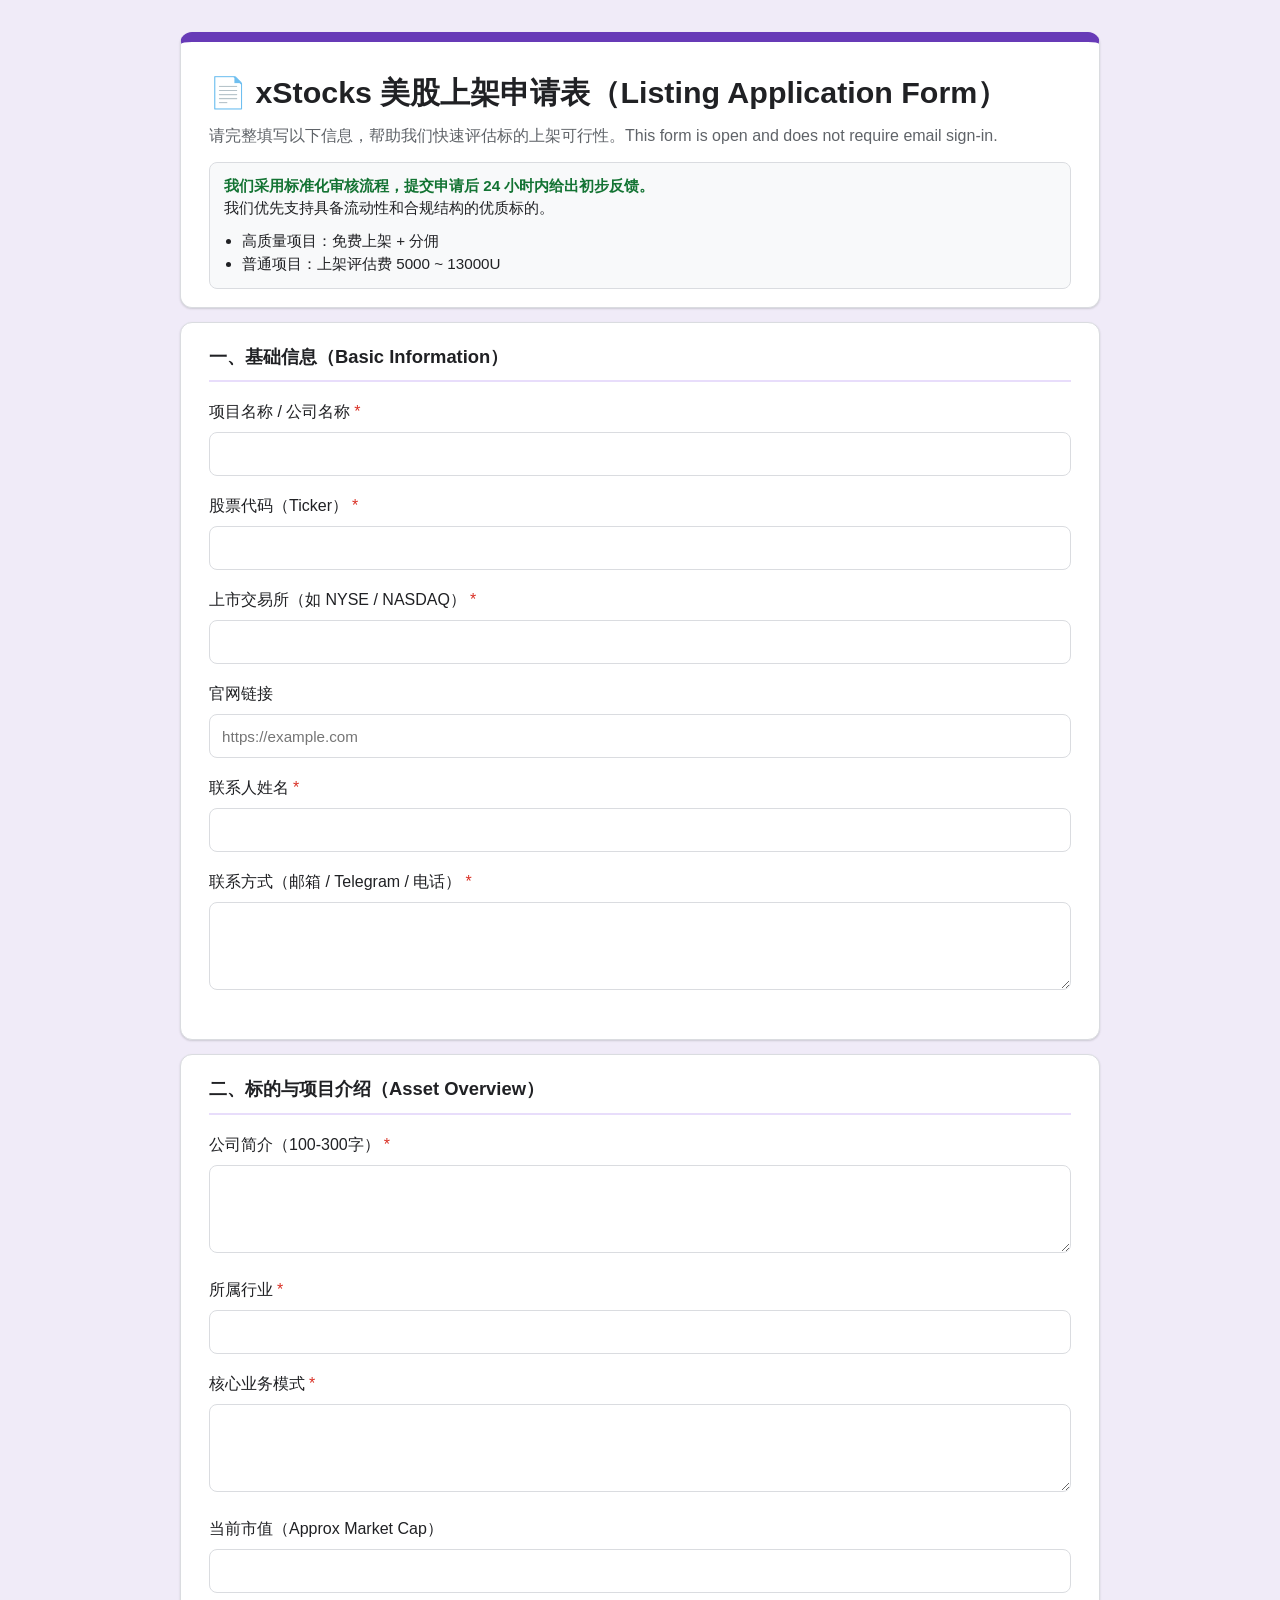
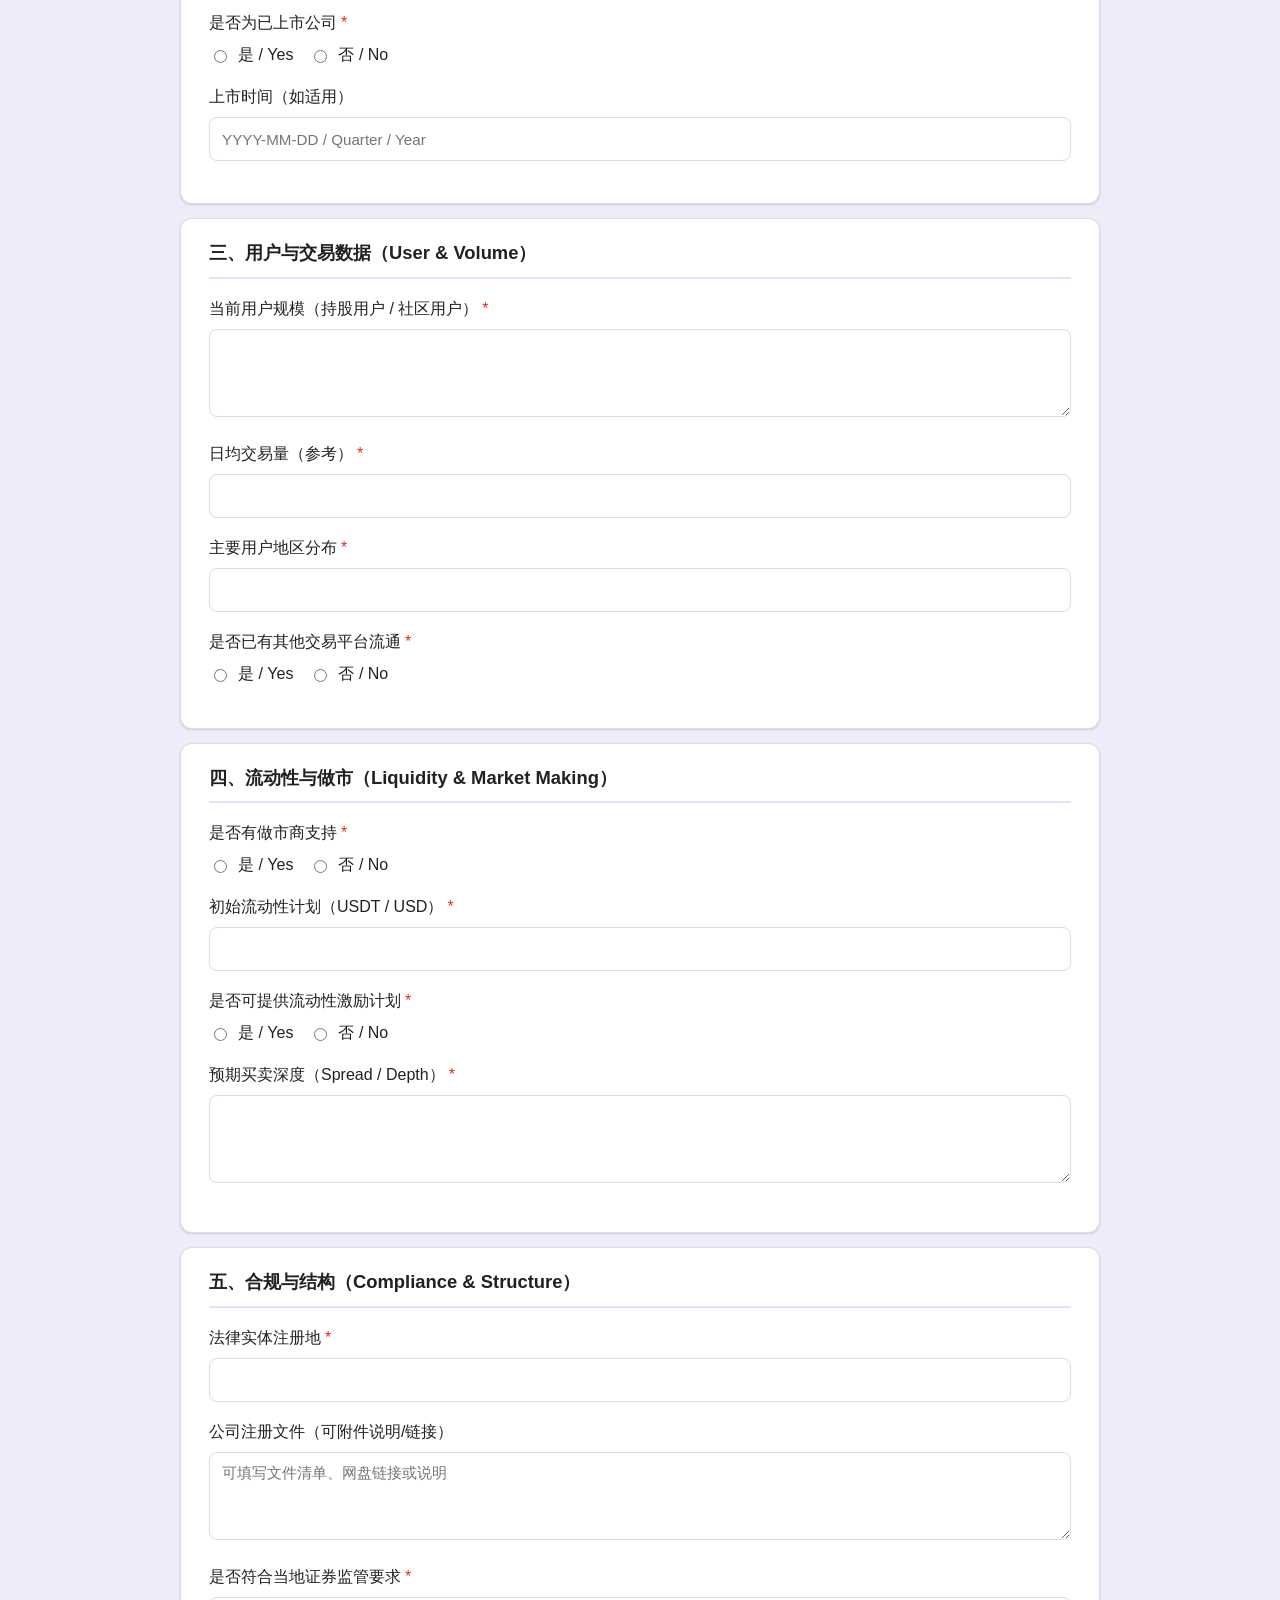
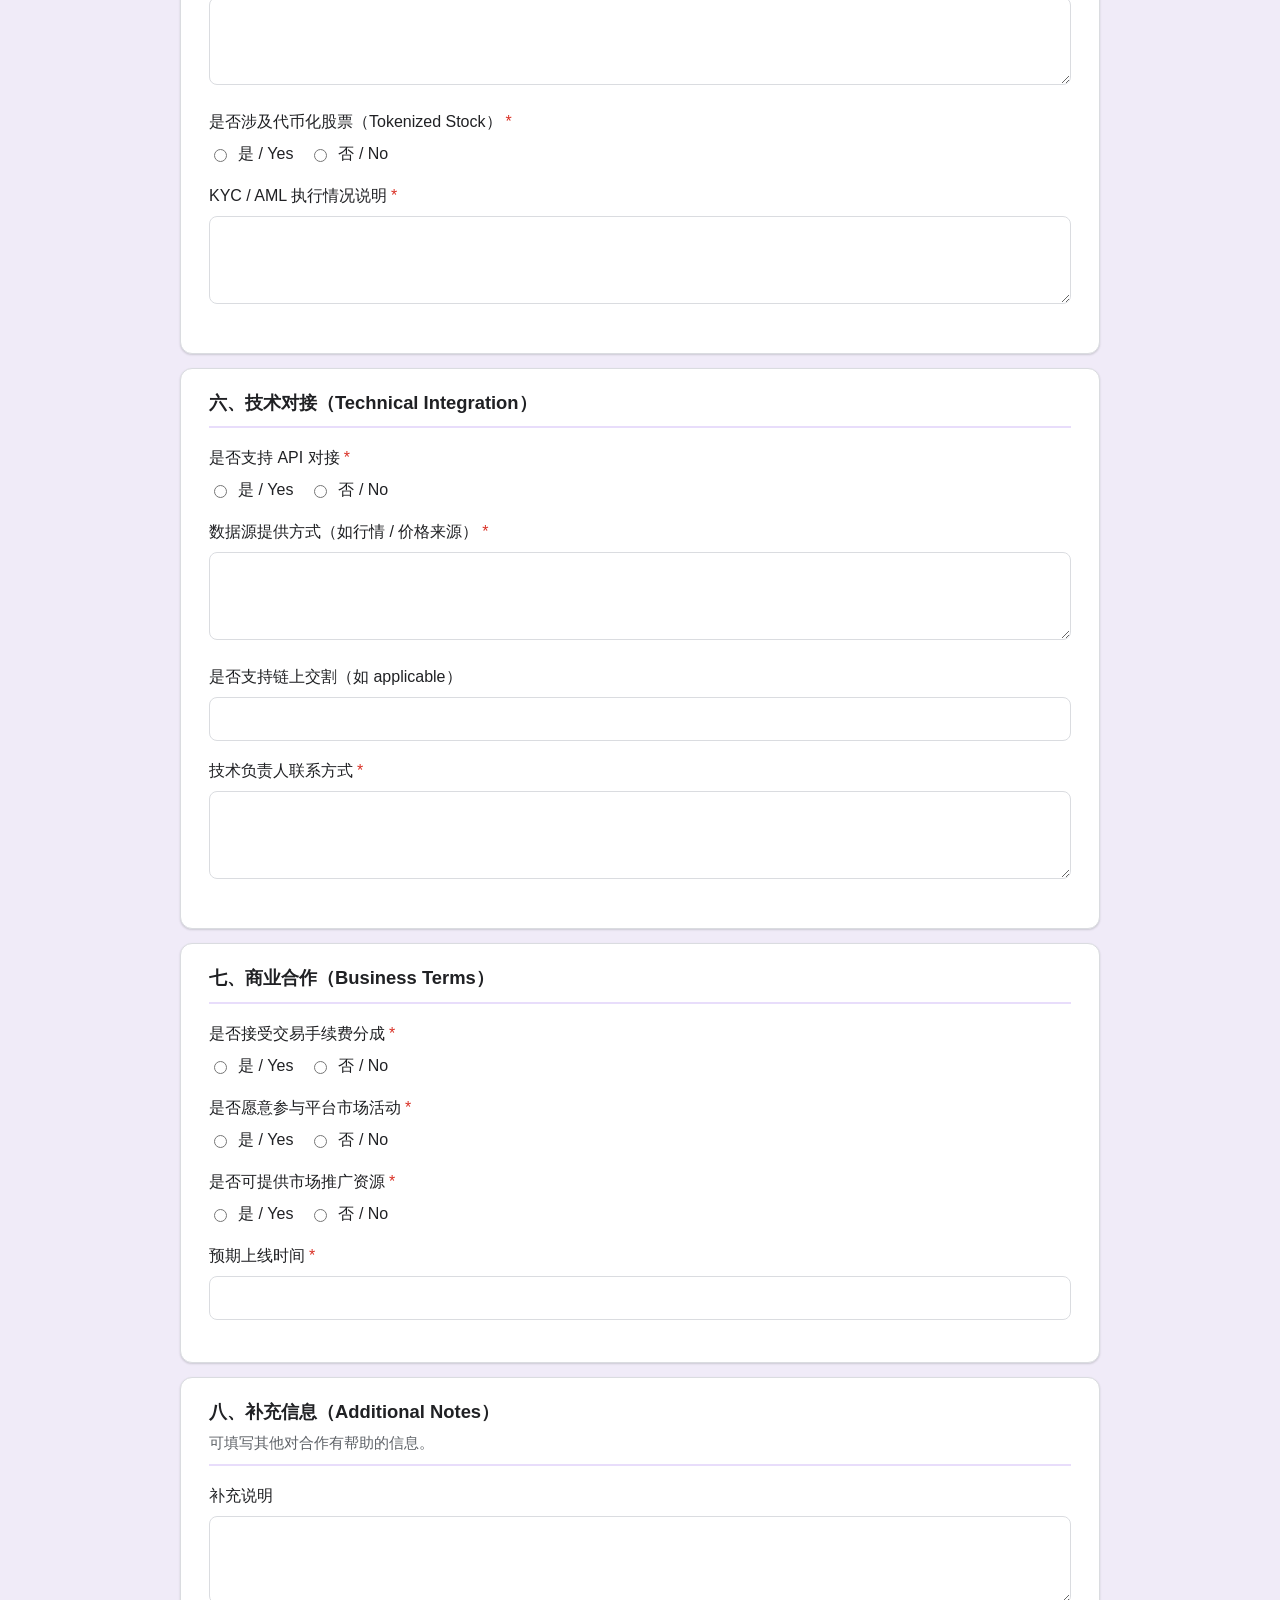
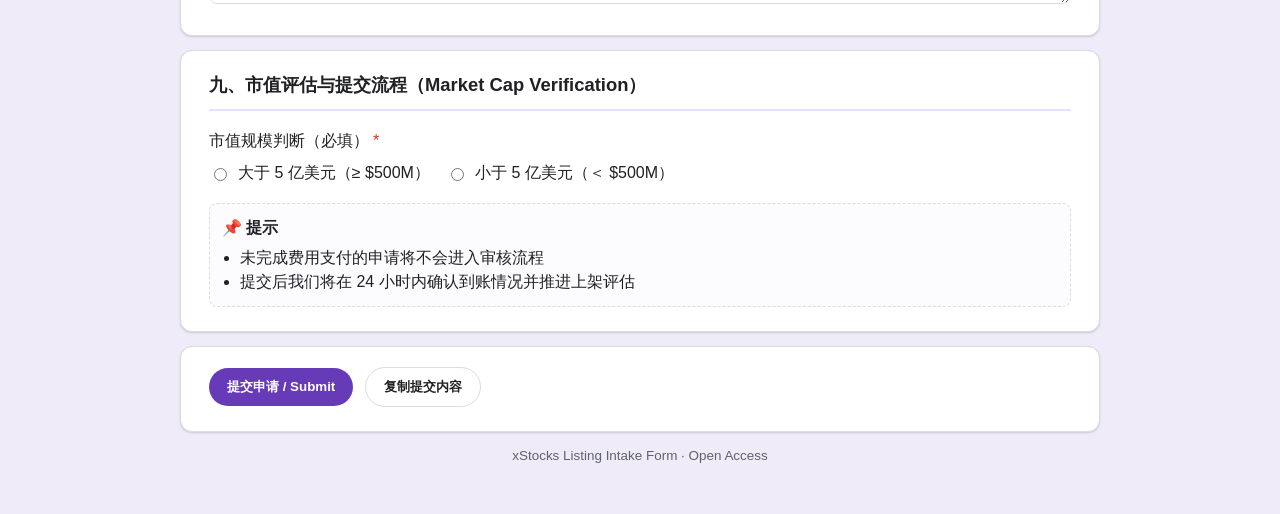
<file: index.html>
<!DOCTYPE html>
<html lang="zh-CN">
  <head>
    <meta charset="UTF-8" />
    <meta name="viewport" content="width=device-width, initial-scale=1.0" />
    <title>xStocks 美股上架申请表 | Listing Application Form</title>
    <meta
      name="description"
      content="xStocks 美股上架申请表（Google Form 风格，无需邮箱登录）"
    />
    <style>
      :root {
        --bg: #f0ebf8;
        --card: #ffffff;
        --accent: #673ab7;
        --accent-soft: #e8ddfb;
        --text: #202124;
        --muted: #5f6368;
        --border: #dadce0;
        --danger: #d93025;
        --success: #137333;
      }

      * {
        box-sizing: border-box;
      }

      body {
        margin: 0;
        background: var(--bg);
        color: var(--text);
        font-family: "Google Sans", "Roboto", "Noto Sans SC", Arial, sans-serif;
        line-height: 1.5;
      }

      .container {
        width: min(920px, calc(100% - 28px));
        margin: 32px auto 48px;
      }

      .form-card {
        background: var(--card);
        border: 1px solid var(--border);
        border-radius: 12px;
        margin-bottom: 14px;
        overflow: hidden;
        box-shadow: 0 1px 2px rgba(60, 64, 67, 0.2);
      }

      .title-card {
        border-top: 10px solid var(--accent);
        padding: 28px 28px 18px;
      }

      h1 {
        margin: 0 0 8px;
        font-size: 1.9rem;
      }

      .subtitle {
        color: var(--muted);
        margin: 0 0 14px;
      }

      .notice {
        background: #f8f9fa;
        border: 1px solid var(--border);
        border-radius: 8px;
        padding: 12px 14px;
        font-size: 0.95rem;
      }

      .notice strong {
        color: var(--success);
      }

      .notice ul {
        margin: 10px 0 0;
        padding-left: 18px;
      }

      .section {
        padding: 20px 28px 24px;
      }

      .section-head {
        border-bottom: 2px solid var(--accent-soft);
        padding-bottom: 10px;
        margin-bottom: 18px;
      }

      .section-head h2 {
        margin: 0;
        font-size: 1.15rem;
      }

      .section-head p {
        margin: 6px 0 0;
        color: var(--muted);
        font-size: 0.93rem;
      }

      .field {
        margin-bottom: 18px;
      }

      label {
        display: block;
        font-weight: 500;
        margin-bottom: 8px;
      }

      .required-star {
        color: var(--danger);
        margin-left: 4px;
      }

      input[type="text"],
      input[type="url"],
      input[type="email"],
      input[type="tel"],
      input[type="number"],
      textarea,
      select {
        width: 100%;
        border: 1px solid var(--border);
        border-radius: 8px;
        min-height: 44px;
        padding: 10px 12px;
        font-size: 0.95rem;
        transition: border-color 0.2s, box-shadow 0.2s;
        background: #fff;
      }

      textarea {
        resize: vertical;
        min-height: 88px;
      }

      input:focus,
      textarea:focus,
      select:focus {
        border-color: var(--accent);
        box-shadow: 0 0 0 3px rgba(103, 58, 183, 0.15);
        outline: none;
      }

      .hint {
        margin-top: 6px;
        color: var(--muted);
        font-size: 0.85rem;
      }

      .radio-row {
        display: flex;
        flex-wrap: wrap;
        gap: 16px;
      }

      .radio-option {
        display: inline-flex;
        align-items: center;
        gap: 8px;
      }

      .radio-option label {
        margin: 0;
        font-weight: 400;
      }

      .conditional {
        margin-top: 10px;
        padding: 12px;
        border: 1px dashed var(--border);
        border-radius: 8px;
        background: #fcfcff;
      }

      .conditional strong {
        display: block;
        margin-bottom: 6px;
      }

      .panel-success {
        border-style: solid;
        border-color: #cce8d3;
        background: #f5fbf7;
      }

      .panel-warning {
        border-style: solid;
        border-color: #f5d9a7;
        background: #fff9f0;
      }

      .wallet-address {
        margin: 8px 0 0;
        padding: 8px 10px;
        border: 1px solid #f0d7a8;
        border-radius: 6px;
        background: #fff;
        font-family: ui-monospace, SFMono-Regular, Menlo, Monaco, Consolas, "Liberation Mono", "Courier New", monospace;
        font-size: 0.86rem;
        word-break: break-all;
      }

      .hidden {
        display: none;
      }

      .actions {
        display: flex;
        flex-wrap: wrap;
        align-items: center;
        gap: 12px;
        padding: 20px 28px 24px;
      }

      button {
        border: 0;
        background: var(--accent);
        color: #fff;
        border-radius: 999px;
        padding: 10px 18px;
        font-weight: 600;
        cursor: pointer;
      }

      button:hover {
        filter: brightness(1.05);
      }

      button.secondary {
        background: #fff;
        border: 1px solid var(--border);
        color: var(--text);
      }

      .response-note {
        color: var(--muted);
        font-size: 0.88rem;
      }

      .output {
        margin: 0 28px 24px;
        border: 1px solid #d2e3fc;
        background: #f8fbff;
        border-radius: 8px;
        padding: 14px;
      }

      .output pre {
        margin: 0;
        white-space: pre-wrap;
        word-break: break-word;
        font-size: 0.86rem;
      }

      .footer {
        text-align: center;
        color: var(--muted);
        font-size: 0.84rem;
        margin-top: 10px;
      }

      @media (max-width: 640px) {
        .title-card,
        .section,
        .actions {
          padding-left: 16px;
          padding-right: 16px;
        }
      }
    </style>
  </head>
  <body>
    <main class="container">
      <section class="form-card title-card">
        <h1>📄 xStocks 美股上架申请表（Listing Application Form）</h1>
        <p class="subtitle">
          请完整填写以下信息，帮助我们快速评估标的上架可行性。This form is open and does not require email sign-in.
        </p>
        <div class="notice">
          <strong>我们采用标准化审核流程，提交申请后 24 小时内给出初步反馈。</strong><br />
          我们优先支持具备流动性和合规结构的优质标的。
          <ul>
            <li>高质量项目：免费上架 + 分佣</li>
            <li>普通项目：上架评估费 5000 ~ 13000U</li>
          </ul>
        </div>
      </section>

      <form id="listingForm">
        <section class="form-card section">
          <div class="section-head">
            <h2>一、基础信息（Basic Information）</h2>
          </div>

          <div class="field">
            <label for="projectName">项目名称 / 公司名称<span class="required-star">*</span></label>
            <input id="projectName" name="projectName" type="text" required />
          </div>

          <div class="field">
            <label for="ticker">股票代码（Ticker）<span class="required-star">*</span></label>
            <input id="ticker" name="ticker" type="text" required />
          </div>

          <div class="field">
            <label for="exchange">上市交易所（如 NYSE / NASDAQ）<span class="required-star">*</span></label>
            <input id="exchange" name="exchange" type="text" required />
          </div>

          <div class="field">
            <label for="website">官网链接</label>
            <input id="website" name="website" type="url" placeholder="https://example.com" />
          </div>

          <div class="field">
            <label for="contactName">联系人姓名<span class="required-star">*</span></label>
            <input id="contactName" name="contactName" type="text" required />
          </div>

          <div class="field">
            <label for="contactInfo">联系方式（邮箱 / Telegram / 电话）<span class="required-star">*</span></label>
            <textarea id="contactInfo" name="contactInfo" required></textarea>
          </div>
        </section>

        <section class="form-card section">
          <div class="section-head">
            <h2>二、标的与项目介绍（Asset Overview）</h2>
          </div>

          <div class="field">
            <label for="companyIntro">公司简介（100-300字）<span class="required-star">*</span></label>
            <textarea id="companyIntro" name="companyIntro" minlength="40" required></textarea>
          </div>

          <div class="field">
            <label for="industry">所属行业<span class="required-star">*</span></label>
            <input id="industry" name="industry" type="text" required />
          </div>

          <div class="field">
            <label for="businessModel">核心业务模式<span class="required-star">*</span></label>
            <textarea id="businessModel" name="businessModel" required></textarea>
          </div>

          <div class="field">
            <label for="marketCap">当前市值（Approx Market Cap）</label>
            <input id="marketCap" name="marketCap" type="text" />
          </div>

          <div class="field">
            <label>是否为已上市公司<span class="required-star">*</span></label>
            <div class="radio-row">
              <div class="radio-option">
                <input id="listedYes" name="isListed" type="radio" value="是 / Yes" required />
                <label for="listedYes">是 / Yes</label>
              </div>
              <div class="radio-option">
                <input id="listedNo" name="isListed" type="radio" value="否 / No" />
                <label for="listedNo">否 / No</label>
              </div>
            </div>
          </div>

          <div class="field">
            <label for="listingTime">上市时间（如适用）</label>
            <input id="listingTime" name="listingTime" type="text" placeholder="YYYY-MM-DD / Quarter / Year" />
          </div>
        </section>

        <section class="form-card section">
          <div class="section-head">
            <h2>三、用户与交易数据（User &amp; Volume）</h2>
          </div>

          <div class="field">
            <label for="userScale">当前用户规模（持股用户 / 社区用户）<span class="required-star">*</span></label>
            <textarea id="userScale" name="userScale" required></textarea>
          </div>

          <div class="field">
            <label for="dailyVolume">日均交易量（参考）<span class="required-star">*</span></label>
            <input id="dailyVolume" name="dailyVolume" type="text" required />
          </div>

          <div class="field">
            <label for="regions">主要用户地区分布<span class="required-star">*</span></label>
            <input id="regions" name="regions" type="text" required />
          </div>

          <div class="field">
            <label>是否已有其他交易平台流通<span class="required-star">*</span></label>
            <div class="radio-row">
              <div class="radio-option">
                <input id="otherPlatformYes" name="hasOtherPlatform" type="radio" value="是 / Yes" required />
                <label for="otherPlatformYes">是 / Yes</label>
              </div>
              <div class="radio-option">
                <input id="otherPlatformNo" name="hasOtherPlatform" type="radio" value="否 / No" />
                <label for="otherPlatformNo">否 / No</label>
              </div>
            </div>
            <div id="platformListWrap" class="conditional hidden">
              <label for="platformList">若有，请列出平台</label>
              <textarea id="platformList" name="platformList"></textarea>
            </div>
          </div>
        </section>

        <section class="form-card section">
          <div class="section-head">
            <h2>四、流动性与做市（Liquidity &amp; Market Making）</h2>
          </div>

          <div class="field">
            <label>是否有做市商支持<span class="required-star">*</span></label>
            <div class="radio-row">
              <div class="radio-option">
                <input id="mmYes" name="hasMM" type="radio" value="是 / Yes" required />
                <label for="mmYes">是 / Yes</label>
              </div>
              <div class="radio-option">
                <input id="mmNo" name="hasMM" type="radio" value="否 / No" />
                <label for="mmNo">否 / No</label>
              </div>
            </div>
            <div id="mmNameWrap" class="conditional hidden">
              <label for="mmName">做市商名称（如有）</label>
              <input id="mmName" name="mmName" type="text" />
            </div>
          </div>

          <div class="field">
            <label for="initialLiquidity">初始流动性计划（USDT / USD）<span class="required-star">*</span></label>
            <input id="initialLiquidity" name="initialLiquidity" type="text" required />
          </div>

          <div class="field">
            <label>是否可提供流动性激励计划<span class="required-star">*</span></label>
            <div class="radio-row">
              <div class="radio-option">
                <input id="liquidityIncentiveYes" name="liquidityIncentive" type="radio" value="是 / Yes" required />
                <label for="liquidityIncentiveYes">是 / Yes</label>
              </div>
              <div class="radio-option">
                <input id="liquidityIncentiveNo" name="liquidityIncentive" type="radio" value="否 / No" />
                <label for="liquidityIncentiveNo">否 / No</label>
              </div>
            </div>
          </div>

          <div class="field">
            <label for="spreadDepth">预期买卖深度（Spread / Depth）<span class="required-star">*</span></label>
            <textarea id="spreadDepth" name="spreadDepth" required></textarea>
          </div>
        </section>

        <section class="form-card section">
          <div class="section-head">
            <h2>五、合规与结构（Compliance &amp; Structure）</h2>
          </div>

          <div class="field">
            <label for="entityLocation">法律实体注册地<span class="required-star">*</span></label>
            <input id="entityLocation" name="entityLocation" type="text" required />
          </div>

          <div class="field">
            <label for="registrationFiles">公司注册文件（可附件说明/链接）</label>
            <textarea id="registrationFiles" name="registrationFiles" placeholder="可填写文件清单、网盘链接或说明"></textarea>
          </div>

          <div class="field">
            <label for="regulatoryCompliance">是否符合当地证券监管要求<span class="required-star">*</span></label>
            <textarea id="regulatoryCompliance" name="regulatoryCompliance" required></textarea>
          </div>

          <div class="field">
            <label>是否涉及代币化股票（Tokenized Stock）<span class="required-star">*</span></label>
            <div class="radio-row">
              <div class="radio-option">
                <input id="tokenizedYes" name="tokenizedStock" type="radio" value="是 / Yes" required />
                <label for="tokenizedYes">是 / Yes</label>
              </div>
              <div class="radio-option">
                <input id="tokenizedNo" name="tokenizedStock" type="radio" value="否 / No" />
                <label for="tokenizedNo">否 / No</label>
              </div>
            </div>

            <div id="chainDetailsWrap" class="conditional hidden">
              <label for="blockchain">所属公链</label>
              <input id="blockchain" name="blockchain" type="text" />
              <div class="field" style="margin-top: 10px; margin-bottom: 0">
                <label for="contractAddress">合约地址</label>
                <input id="contractAddress" name="contractAddress" type="text" />
              </div>
            </div>
          </div>

          <div class="field">
            <label for="kycAml">KYC / AML 执行情况说明<span class="required-star">*</span></label>
            <textarea id="kycAml" name="kycAml" required></textarea>
          </div>
        </section>

        <section class="form-card section">
          <div class="section-head">
            <h2>六、技术对接（Technical Integration）</h2>
          </div>

          <div class="field">
            <label>是否支持 API 对接<span class="required-star">*</span></label>
            <div class="radio-row">
              <div class="radio-option">
                <input id="apiYes" name="apiSupport" type="radio" value="是 / Yes" required />
                <label for="apiYes">是 / Yes</label>
              </div>
              <div class="radio-option">
                <input id="apiNo" name="apiSupport" type="radio" value="否 / No" />
                <label for="apiNo">否 / No</label>
              </div>
            </div>
          </div>

          <div class="field">
            <label for="dataSource">数据源提供方式（如行情 / 价格来源）<span class="required-star">*</span></label>
            <textarea id="dataSource" name="dataSource" required></textarea>
          </div>

          <div class="field">
            <label for="onChainSettlement">是否支持链上交割（如 applicable）</label>
            <input id="onChainSettlement" name="onChainSettlement" type="text" />
          </div>

          <div class="field">
            <label for="techContact">技术负责人联系方式<span class="required-star">*</span></label>
            <textarea id="techContact" name="techContact" required></textarea>
          </div>
        </section>

        <section class="form-card section">
          <div class="section-head">
            <h2>七、商业合作（Business Terms）</h2>
          </div>

          <div class="field">
            <label>是否接受交易手续费分成<span class="required-star">*</span></label>
            <div class="radio-row">
              <div class="radio-option">
                <input id="feeShareYes" name="feeShare" type="radio" value="是 / Yes" required />
                <label for="feeShareYes">是 / Yes</label>
              </div>
              <div class="radio-option">
                <input id="feeShareNo" name="feeShare" type="radio" value="否 / No" />
                <label for="feeShareNo">否 / No</label>
              </div>
            </div>
          </div>

          <div class="field">
            <label>是否愿意参与平台市场活动<span class="required-star">*</span></label>
            <div class="radio-row">
              <div class="radio-option">
                <input id="campaignYes" name="campaignParticipation" type="radio" value="是 / Yes" required />
                <label for="campaignYes">是 / Yes</label>
              </div>
              <div class="radio-option">
                <input id="campaignNo" name="campaignParticipation" type="radio" value="否 / No" />
                <label for="campaignNo">否 / No</label>
              </div>
            </div>
          </div>

          <div class="field">
            <label>是否可提供市场推广资源<span class="required-star">*</span></label>
            <div class="radio-row">
              <div class="radio-option">
                <input id="marketingYes" name="marketingSupport" type="radio" value="是 / Yes" required />
                <label for="marketingYes">是 / Yes</label>
              </div>
              <div class="radio-option">
                <input id="marketingNo" name="marketingSupport" type="radio" value="否 / No" />
                <label for="marketingNo">否 / No</label>
              </div>
            </div>
          </div>

          <div class="field">
            <label for="launchTime">预期上线时间<span class="required-star">*</span></label>
            <input id="launchTime" name="launchTime" type="text" required />
          </div>
        </section>

        <section class="form-card section">
          <div class="section-head">
            <h2>八、补充信息（Additional Notes）</h2>
            <p>可填写其他对合作有帮助的信息。</p>
          </div>
          <div class="field" style="margin-bottom: 0">
            <label for="additionalNotes">补充说明</label>
            <textarea id="additionalNotes" name="additionalNotes"></textarea>
          </div>
        </section>

        <section class="form-card section">
          <div class="section-head">
            <h2>九、市值评估与提交流程（Market Cap Verification）</h2>
          </div>

          <div class="field">
            <label>市值规模判断（必填）<span class="required-star">*</span></label>
            <div class="radio-row">
              <div class="radio-option">
                <input
                  id="marketCapTierHigh"
                  name="marketCapTier"
                  type="radio"
                  value="大于 5 亿美元（≥ $500M）"
                  required
                />
                <label for="marketCapTierHigh">大于 5 亿美元（≥ $500M）</label>
              </div>
              <div class="radio-option">
                <input
                  id="marketCapTierLow"
                  name="marketCapTier"
                  type="radio"
                  value="小于 5 亿美元（＜ $500M）"
                />
                <label for="marketCapTierLow">小于 5 亿美元（＜ $500M）</label>
              </div>
            </div>
          </div>

          <div id="marketCapHighWrap" class="conditional panel-success hidden">
            <strong>✅ 若选择「大于 5 亿美元」</strong>
            可直接进入审核流程，无需额外费用，我们将在 48 小时内完成初步评估并反馈结果。
          </div>

          <div id="marketCapLowWrap" class="conditional panel-warning hidden">
            <strong>⚠️ 若选择「小于 5 亿美元」</strong>
            根据平台流动性与市场稳定要求，需接入做市支持服务：
            <ul>
              <li>费用：13,000 USDC</li>
              <li>支付网络：Arbitrum 公链</li>
              <li>
                收款地址：
                <div class="wallet-address">0x5aC3612bde87f0a0E7C61Cf8a3D0a3B3f527E25F</div>
              </li>
            </ul>
            <p class="hint">👉 优质项目费用可减免或返还（以最终交易量评估为准）</p>

            <div class="field">
              <label for="paymentProof">上传支付截图（图片 / 文件）<span class="required-star">*</span></label>
              <input id="paymentProof" name="paymentProof" type="file" accept="image/*,.pdf,.zip" />
            </div>

            <div class="field" style="margin-bottom: 0">
              <label for="txHash">交易哈希（Tx Hash）或链上记录链接<span class="required-star">*</span></label>
              <input id="txHash" name="txHash" type="text" />
            </div>
          </div>

          <div class="conditional">
            <strong>📌 提示</strong>
            <ul style="margin: 0; padding-left: 18px">
              <li>未完成费用支付的申请将不会进入审核流程</li>
              <li>提交后我们将在 24 小时内确认到账情况并推进上架评估</li>
            </ul>
          </div>
        </section>

        <section class="form-card">
          <div class="actions">
            <button type="submit">提交申请 / Submit</button>
            <button id="copyBtn" class="secondary" type="button">复制提交内容</button>
          </div>
          <div id="output" class="output hidden">
            <strong>提交成功（本地预览）</strong>
            <p class="hint">以下是结构化申请内容，可直接复制给 xStocks 团队：</p>
            <pre id="outputText"></pre>
          </div>
        </section>
      </form>

      <p class="footer">xStocks Listing Intake Form · Open Access</p>
    </main>

    <script>
      const toggles = [
        { name: "hasOtherPlatform", value: "是 / Yes", targetId: "platformListWrap", requiredFields: ["platformList"] },
        { name: "hasMM", value: "是 / Yes", targetId: "mmNameWrap", requiredFields: ["mmName"] },
        { name: "tokenizedStock", value: "是 / Yes", targetId: "chainDetailsWrap", requiredFields: [] },
        { name: "marketCapTier", value: "大于 5 亿美元（≥ $500M）", targetId: "marketCapHighWrap", requiredFields: [] },
        {
          name: "marketCapTier",
          value: "小于 5 亿美元（＜ $500M）",
          targetId: "marketCapLowWrap",
          requiredFields: ["paymentProof", "txHash"]
        }
      ];

      function updateConditionalVisibility() {
        toggles.forEach((item) => {
          const selected = document.querySelector(`input[name="${item.name}"]:checked`);
          const wrap = document.getElementById(item.targetId);
          const requiredInputs = (item.requiredFields || [])
            .map((fieldId) => document.getElementById(fieldId))
            .filter(Boolean);
          const show = selected && selected.value === item.value;
          wrap.classList.toggle("hidden", !show);
          requiredInputs.forEach((requiredInput) => {
            requiredInput.required = Boolean(show);
          });
        });
      }

      document.querySelectorAll('input[type="radio"]').forEach((radio) => {
        radio.addEventListener("change", updateConditionalVisibility);
      });
      updateConditionalVisibility();

      function formatFileValue(fileLike) {
        if (!fileLike) {
          return "-";
        }
        if (typeof fileLike === "string") {
          return fileLike || "-";
        }
        if (typeof fileLike === "object" && "name" in fileLike) {
          return fileLike.name || "-";
        }
        return "-";
      }

      function formatSubmission(data) {
        const paymentProof = formatFileValue(data.paymentProof);
        const entries = [
          "📄 xStocks 美股上架申请表（Listing Application Form）",
          "",
          "一、基础信息（Basic Information）",
          `- 项目名称 / 公司名称：${data.projectName}`,
          `- 股票代码（Ticker）：${data.ticker}`,
          `- 上市交易所：${data.exchange}`,
          `- 官网链接：${data.website || "-"}`,
          `- 联系人姓名：${data.contactName}`,
          `- 联系方式：${data.contactInfo}`,
          "",
          "二、标的与项目介绍（Asset Overview）",
          `- 公司简介：${data.companyIntro}`,
          `- 所属行业：${data.industry}`,
          `- 核心业务模式：${data.businessModel}`,
          `- 当前市值：${data.marketCap || "-"}`,
          `- 是否为已上市公司：${data.isListed}`,
          `- 上市时间：${data.listingTime || "-"}`,
          "",
          "三、用户与交易数据（User & Volume）",
          `- 当前用户规模：${data.userScale}`,
          `- 日均交易量：${data.dailyVolume}`,
          `- 主要用户地区分布：${data.regions}`,
          `- 是否已有其他交易平台流通：${data.hasOtherPlatform}`,
          `- 平台列表：${data.platformList || "-"}`,
          "",
          "四、流动性与做市（Liquidity & Market Making）",
          `- 是否有做市商支持：${data.hasMM}`,
          `- 做市商名称：${data.mmName || "-"}`,
          `- 初始流动性计划：${data.initialLiquidity}`,
          `- 是否可提供流动性激励计划：${data.liquidityIncentive}`,
          `- 预期买卖深度：${data.spreadDepth}`,
          "",
          "五、合规与结构（Compliance & Structure）",
          `- 法律实体注册地：${data.entityLocation}`,
          `- 公司注册文件：${data.registrationFiles || "-"}`,
          `- 证券监管要求符合情况：${data.regulatoryCompliance}`,
          `- 是否涉及代币化股票：${data.tokenizedStock}`,
          `- 所属公链：${data.blockchain || "-"}`,
          `- 合约地址：${data.contractAddress || "-"}`,
          `- KYC / AML 执行情况：${data.kycAml}`,
          "",
          "六、技术对接（Technical Integration）",
          `- 是否支持 API 对接：${data.apiSupport}`,
          `- 数据源提供方式：${data.dataSource}`,
          `- 是否支持链上交割：${data.onChainSettlement || "-"}`,
          `- 技术负责人联系方式：${data.techContact}`,
          "",
          "七、商业合作（Business Terms）",
          `- 是否接受交易手续费分成：${data.feeShare}`,
          `- 是否愿意参与平台市场活动：${data.campaignParticipation}`,
          `- 是否可提供市场推广资源：${data.marketingSupport}`,
          `- 预期上线时间：${data.launchTime}`,
          "",
          "八、补充信息（Additional Notes）",
          `- ${data.additionalNotes || "-"}`,
          "",
          "九、市值评估与提交流程（Market Cap Verification）",
          `- 市值规模判断：${data.marketCapTier}`,
          `- 支付凭证截图：${paymentProof}`,
          `- 交易哈希 / 链上记录：${data.txHash || "-"}`,
          "",
          `提交时间：${new Date().toLocaleString()}`
        ];

        return entries.join("\n");
      }

      const form = document.getElementById("listingForm");
      const output = document.getElementById("output");
      const outputText = document.getElementById("outputText");
      const copyBtn = document.getElementById("copyBtn");

      form.addEventListener("submit", (event) => {
        event.preventDefault();
        const formData = new FormData(form);
        const data = Object.fromEntries(formData.entries());
        const payload = formatSubmission(data);
        outputText.textContent = payload;
        output.classList.remove("hidden");
        output.scrollIntoView({ behavior: "smooth", block: "start" });
      });

      copyBtn.addEventListener("click", async () => {
        if (!outputText.textContent.trim()) {
          alert("请先填写并提交表单，再复制内容。");
          return;
        }
        try {
          await navigator.clipboard.writeText(outputText.textContent);
          alert("已复制提交内容。");
        } catch (error) {
          alert("复制失败，请手动选择文本复制。");
        }
      });
    </script>
  </body>
</html>
</file>
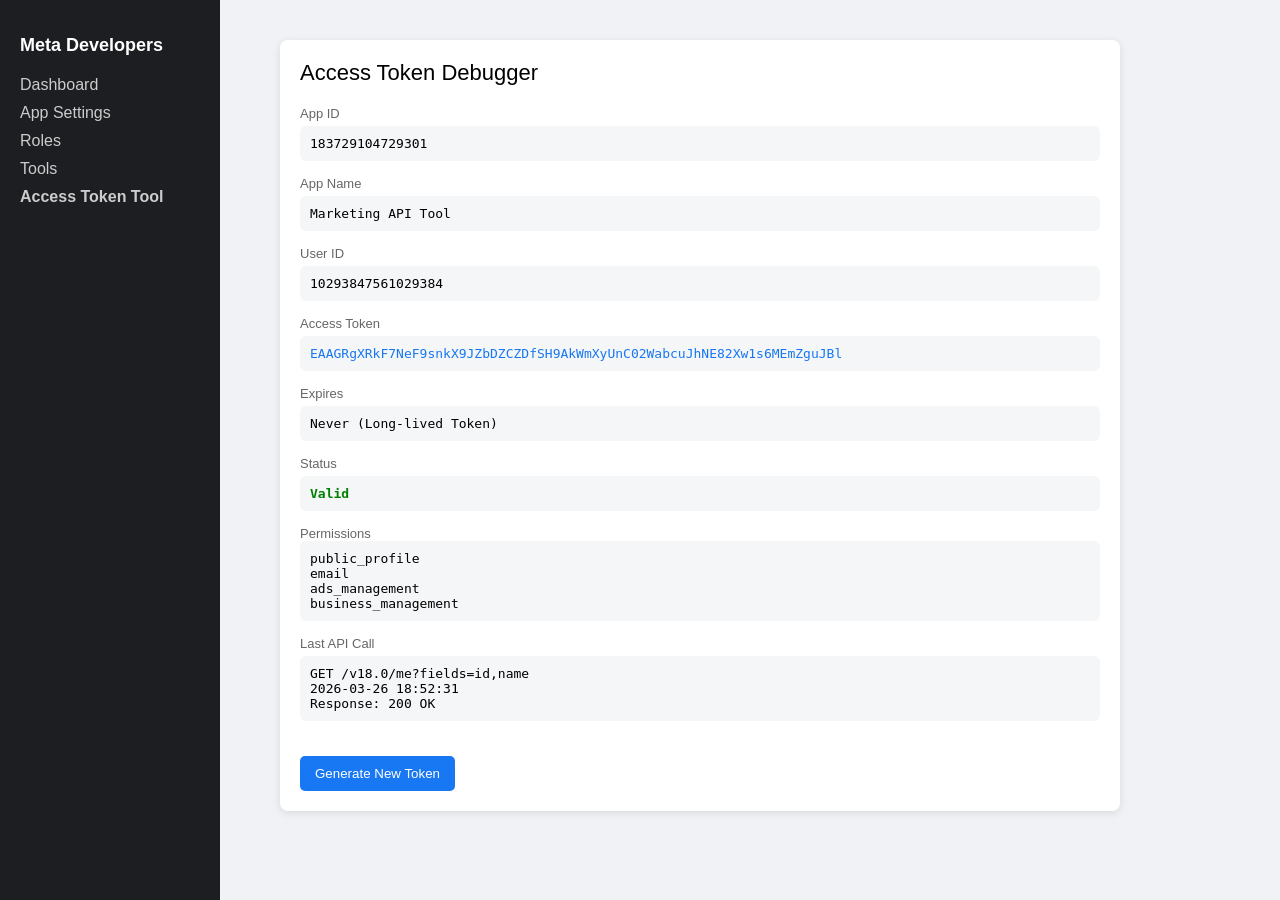
<file: facebook-token-debugger-mock.html>
<!DOCTYPE html>
<html lang="en">
<head>
  <meta charset="UTF-8">
  <meta name="viewport" content="width=device-width, initial-scale=1.0">
  <title>Facebook Developer - Token Debugger (Mock)</title>
  <style>
    body {
      margin: 0;
      font-family: Arial, sans-serif;
      background: #f0f2f5;
    }

    .sidebar {
      width: 220px;
      height: 100vh;
      background: #1c1e21;
      color: #fff;
      position: fixed;
      padding: 20px;
      box-sizing: border-box;
    }

    .sidebar h2 {
      font-size: 18px;
      margin-bottom: 20px;
    }

    .sidebar div {
      margin: 10px 0;
      color: #ccc;
    }

    .main {
      margin-left: 240px;
      padding: 40px;
    }

    .card {
      background: #fff;
      border-radius: 8px;
      padding: 20px;
      box-shadow: 0 2px 8px rgba(0, 0, 0, 0.1);
      max-width: 800px;
    }

    .title {
      font-size: 22px;
      margin-bottom: 20px;
    }

    .row {
      margin-bottom: 15px;
    }

    .label {
      font-size: 13px;
      color: #666;
    }

    .value {
      margin-top: 5px;
      padding: 10px;
      background: #f5f6f7;
      border-radius: 6px;
      font-family: monospace;
      word-break: break-all;
    }

    .token {
      color: #1877f2;
    }

    .status {
      color: green;
      font-weight: bold;
    }

    .permissions {
      background: #f5f6f7;
      padding: 10px;
      border-radius: 6px;
      font-family: monospace;
    }

    .btn {
      margin-top: 20px;
      background: #1877f2;
      color: #fff;
      border: none;
      padding: 10px 15px;
      border-radius: 5px;
      cursor: pointer;
    }
  </style>
</head>
<body>
  <div class="sidebar">
    <h2>Meta Developers</h2>
    <div>Dashboard</div>
    <div>App Settings</div>
    <div>Roles</div>
    <div>Tools</div>
    <div><b>Access Token Tool</b></div>
  </div>

  <div class="main">
    <div class="card">
      <div class="title">Access Token Debugger</div>

      <div class="row">
        <div class="label">App ID</div>
        <div class="value">183729104729301</div>
      </div>

      <div class="row">
        <div class="label">App Name</div>
        <div class="value">Marketing API Tool</div>
      </div>

      <div class="row">
        <div class="label">User ID</div>
        <div class="value">10293847561029384</div>
      </div>

      <div class="row">
        <div class="label">Access Token</div>
        <div class="value token" id="token"></div>
      </div>

      <div class="row">
        <div class="label">Expires</div>
        <div class="value">Never (Long-lived Token)</div>
      </div>

      <div class="row">
        <div class="label">Status</div>
        <div class="value status">Valid</div>
      </div>

      <div class="row">
        <div class="label">Permissions</div>
        <div class="permissions">
          public_profile<br>
          email<br>
          ads_management<br>
          business_management
        </div>
      </div>

      <div class="row">
        <div class="label">Last API Call</div>
        <div class="value">
          GET /v18.0/me?fields=id,name<br>
          2026-03-26 18:52:31<br>
          Response: 200 OK
        </div>
      </div>

      <button class="btn" onclick="generateToken()">Generate New Token</button>
    </div>
  </div>

  <script>
    function randomString(length) {
      const chars = "ABCDEFGHIJKLMNOPQRSTUVWXYZabcdefghijklmnopqrstuvwxyz0123456789";
      let result = "";
      for (let i = 0; i < length; i++) {
        result += chars.charAt(Math.floor(Math.random() * chars.length));
      }
      return result;
    }

    function generateToken() {
      const token = "EAAG" + randomString(20) + "ZCZD" + randomString(40);
      document.getElementById("token").innerText = token;
    }

    // Initialize with one token
    generateToken();
  </script>
</body>
</html>
</file>
